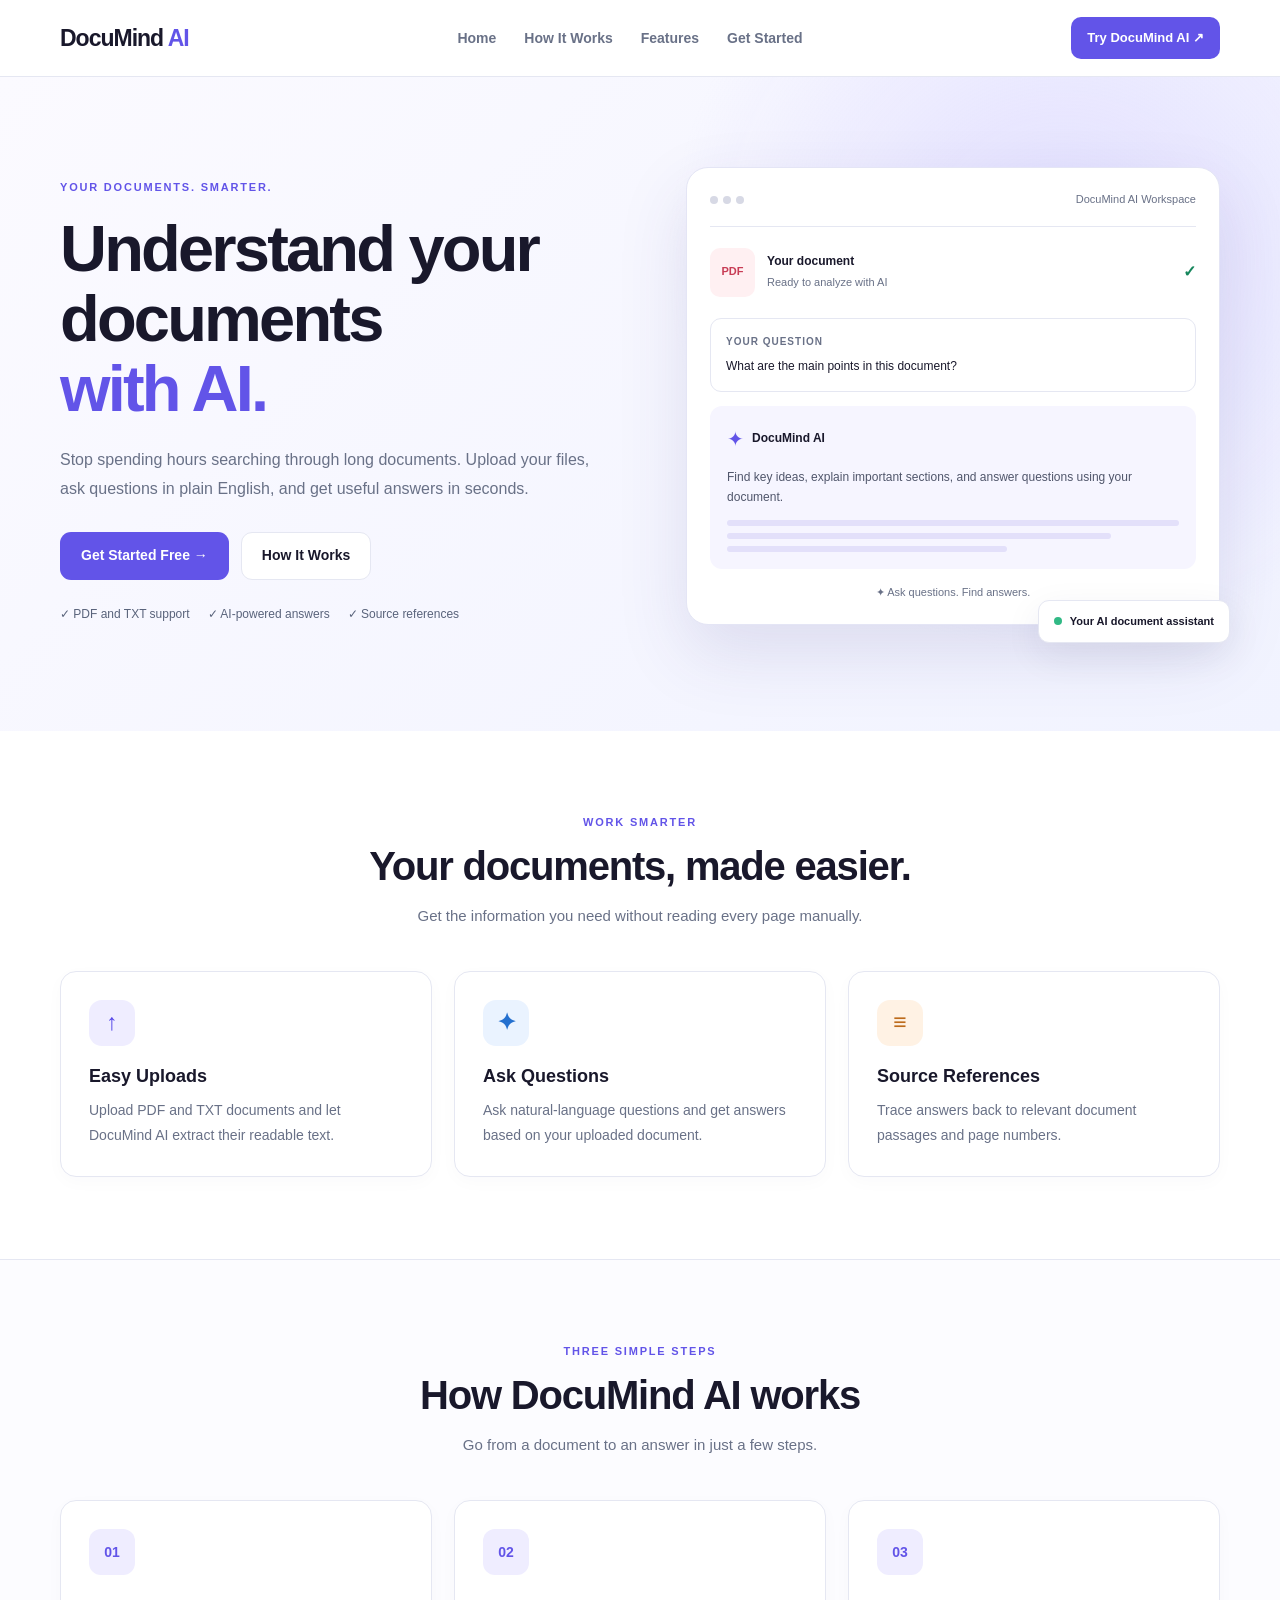
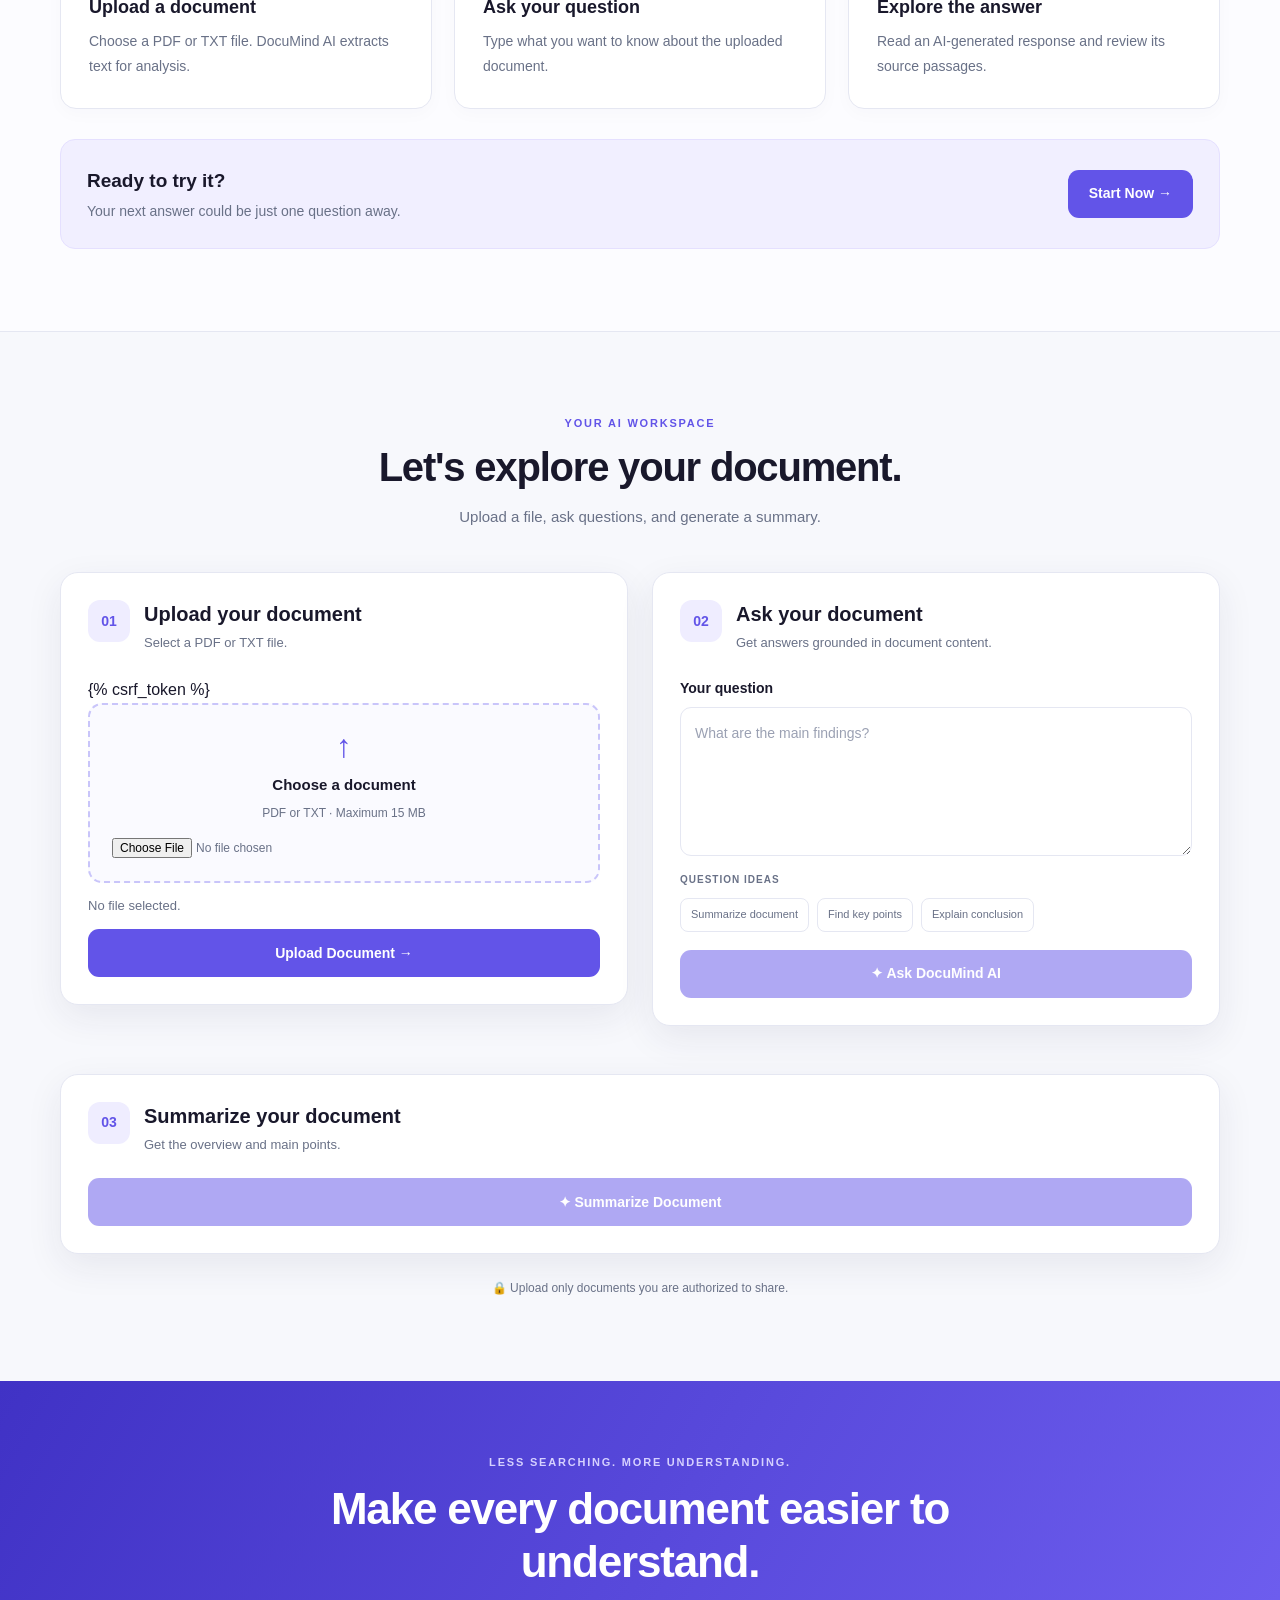
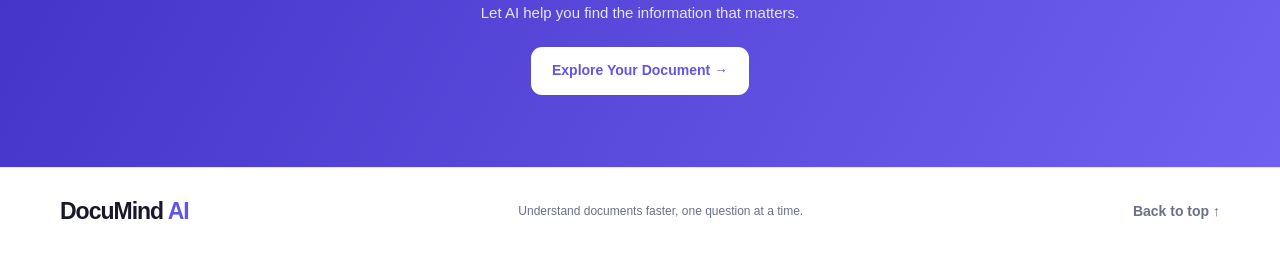
<file: frontend/index.html>
<!DOCTYPE html>
<html lang="en">
<head>
    <meta charset="UTF-8">
    <meta name="viewport" content="width=device-width, initial-scale=1.0">
    <meta name="theme-color" content="#f7f8fc">
    <meta name="description" content="Upload documents, ask questions, and discover insights with DocuMind AI.">
    <title>DocuMind AI | Smart Document Assistant</title>
    <link rel="stylesheet" href="style.css">
</head>
<body>
<header class="site-header">
    <div class="container header-content">
        <a class="logo" href="#home">DocuMind <span>AI</span></a>
        <nav class="main-nav" aria-label="Main navigation">
            <a href="#home">Home</a>
            <a href="#how-it-works">How It Works</a>
            <a href="#features">Features</a>
            <a href="#upload-section">Get Started</a>
        </nav>
        <a class="nav-button" href="#upload-section">Try DocuMind AI ↗</a>
    </div>
</header>

<main>
    <section id="home" class="hero-section">
        <div class="container hero-grid">
            <div class="hero-content">
                <p class="eyebrow">YOUR DOCUMENTS. SMARTER.</p>
                <h1>Understand your documents <span>with AI.</span></h1>
                <p class="hero-description">
                    Stop spending hours searching through long documents.
                    Upload your files, ask questions in plain English,
                    and get useful answers in seconds.
                </p>
                <div class="hero-actions">
                    <a href="#upload-section" class="button primary">Get Started Free →</a>
                    <a href="#how-it-works" class="button secondary">How It Works</a>
                </div>
                <div class="hero-points">
                    <span>✓ PDF and TXT support</span>
                    <span>✓ AI-powered answers</span>
                    <span>✓ Source references</span>
                </div>
            </div>
            <div class="hero-visual">
                <div class="visual-window">
                    <div class="visual-topbar">
                        <div class="window-dots"><span></span><span></span><span></span></div>
                        <span>DocuMind AI Workspace</span>
                    </div>
                    <div class="visual-document">
                        <div class="document-icon">PDF</div>
                        <div class="document-info">
                            <strong>Your document</strong>
                            <p>Ready to analyze with AI</p>
                        </div>
                        <span class="ready-indicator">✓</span>
                    </div>
                    <div class="visual-question">
                        <span class="mini-label">YOUR QUESTION</span>
                        <p>What are the main points in this document?</p>
                    </div>
                    <div class="visual-answer">
                        <div class="answer-heading"><span class="ai-mark">✦</span><strong>DocuMind AI</strong></div>
                        <p>Find key ideas, explain important sections, and answer questions using your document.</p>
                        <div class="answer-lines"><span></span><span></span><span></span></div>
                    </div>
                    <div class="visual-footer">✦ Ask questions. Find answers.</div>
                </div>
                <div class="floating-badge"><span class="badge-dot"></span>Your AI document assistant</div>
            </div>
        </div>
    </section>

    <section id="features" class="features-section">
        <div class="container">
            <div class="section-intro">
                <p class="eyebrow">WORK SMARTER</p>
                <h2>Your documents, made easier.</h2>
                <p>Get the information you need without reading every page manually.</p>
            </div>
            <div class="features-grid">
                <article class="feature-card">
                    <div class="feature-icon purple">↑</div>
                    <h3>Easy Uploads</h3>
                    <p>Upload PDF and TXT documents and let DocuMind AI extract their readable text.</p>
                </article>
                <article class="feature-card">
                    <div class="feature-icon blue">✦</div>
                    <h3>Ask Questions</h3>
                    <p>Ask natural-language questions and get answers based on your uploaded document.</p>
                </article>
                <article class="feature-card">
                    <div class="feature-icon orange">≡</div>
                    <h3>Source References</h3>
                    <p>Trace answers back to relevant document passages and page numbers.</p>
                </article>
            </div>
        </div>
    </section>

    <section id="how-it-works" class="how-section">
        <div class="container">
            <div class="section-intro">
                <p class="eyebrow">THREE SIMPLE STEPS</p>
                <h2>How DocuMind AI works</h2>
                <p>Go from a document to an answer in just a few steps.</p>
            </div>
            <div class="steps-grid">
                <article class="step-card">
                    <div class="step-number">01</div>
                    <h3>Upload a document</h3>
                    <p>Choose a PDF or TXT file. DocuMind AI extracts text for analysis.</p>
                </article>
                <article class="step-card">
                    <div class="step-number">02</div>
                    <h3>Ask your question</h3>
                    <p>Type what you want to know about the uploaded document.</p>
                </article>
                <article class="step-card">
                    <div class="step-number">03</div>
                    <h3>Explore the answer</h3>
                    <p>Read an AI-generated response and review its source passages.</p>
                </article>
            </div>
            <div class="how-cta">
                <div>
                    <h3>Ready to try it?</h3>
                    <p>Your next answer could be just one question away.</p>
                </div>
                <a href="#upload-section" class="button primary">Start Now →</a>
            </div>
        </div>
    </section>

    <section id="upload-section" class="workspace-section">
        <div class="container">
            <div class="section-intro">
                <p class="eyebrow">YOUR AI WORKSPACE</p>
                <h2>Let's explore your document.</h2>
                <p>Upload a file, ask questions, and generate a summary.</p>
            </div>

            <div class="workspace-grid">
                <section class="panel upload-card">
                    <div class="section-heading">
                        <div class="step-number">01</div>
                        <div><h2>Upload your document</h2><p>Select a PDF or TXT file.</p></div>
                    </div>

                    <form id="upload-form" enctype="multipart/form-data">
                        {% csrf_token %}
                        <label class="file-drop" for="document-input">
                            <span class="upload-icon">↑</span>
                            <strong>Choose a document</strong>
                            <span>PDF or TXT · Maximum 15 MB</span>
                            <input type="file" id="document-input" name="file"
                                   accept=".pdf,.txt,application/pdf,text/plain" required>
                        </label>
                        <p id="file-info" class="file-info">No file selected.</p>
                        <button type="submit" id="upload-button" class="button primary full-width">
                            Upload Document →
                        </button>
                        <p id="upload-status" class="status" role="status" aria-live="polite"></p>
                    </form>

                    <div id="document-preview" class="preview hidden">
                        <h3>✓ Document ready</h3>
                        <p id="document-details"></p>
                        <pre id="preview-text"></pre>
                    </div>
                </section>

                <section id="ask-document" class="panel question-card">
                    <div class="section-heading">
                        <div class="step-number">02</div>
                        <div><h2>Ask your document</h2><p>Get answers grounded in document content.</p></div>
                    </div>

                    <form id="ask-form">
                        <label for="question-input" class="field-label">Your question</label>
                        <textarea id="question-input" name="question"
                                  placeholder="What are the main findings?" rows="5" required></textarea>

                        <div class="suggestion-list">
                            <span class="mini-label">QUESTION IDEAS</span>
                            <button type="button" class="suggestion" data-question="Summarize this document.">Summarize document</button>
                            <button type="button" class="suggestion" data-question="What are the key points?">Find key points</button>
                            <button type="button" class="suggestion" data-question="What is the main conclusion?">Explain conclusion</button>
                        </div>

                        <button type="submit" id="ask-button" class="button primary full-width" disabled>
                            ✦ Ask DocuMind AI
                        </button>
                        <p id="answer-status" class="status" role="status" aria-live="polite"></p>

                        <div id="answer-output" class="answer hidden">
                            <h3>✦ AI Answer</h3>
                            <div id="answer-text"></div>
                            <div id="sources-list"></div>
                        </div>
                    </form>
                </section>

                <section id="summarizer" class="panel summary-card">
                    <div class="section-heading">
                        <div class="step-number">03</div>
                        <div><h2>Summarize your document</h2><p>Get the overview and main points.</p></div>
                    </div>

                    <button type="button" id="summarize-button" class="button primary" disabled>
                        ✦ Summarize Document
                    </button>
                    <p id="summary-status" class="status" role="status" aria-live="polite"></p>

                    <div id="summary-output" class="answer hidden">
                        <h3>✦ Document Summary</h3>
                        <div id="summary-text"></div>
                        <button type="button" id="copy-summary-button" class="button secondary">
                            Copy Summary
                        </button>
                    </div>
                </section>
            </div>

            <p class="workspace-note">🔒 Upload only documents you are authorized to share.</p>
        </div>
    </section>

    <section class="closing-section">
        <div class="container closing-content">
            <p class="eyebrow">LESS SEARCHING. MORE UNDERSTANDING.</p>
            <h2>Make every document easier to understand.</h2>
            <p>Let AI help you find the information that matters.</p>
            <a href="#upload-section" class="button light-button">Explore Your Document →</a>
        </div>
    </section>
</main>

<footer class="site-footer">
    <div class="container footer-content">
        <a class="logo" href="#home">DocuMind <span>AI</span></a>
        <p>Understand documents faster, one question at a time.</p>
        <a href="#home">Back to top ↑</a>
    </div>
</footer>

<script src="script.js" defer></script>
</body>
</html>
</file>
<file: frontend/style.css>
/* =========================================
   DOCUMIND AI — COMPLETE WEBSITE STYLES
   ========================================= */

:root {
    --ink: #19182b;
    --primary: #6254e8;
    --primary-dark: #493bc7;
    --muted: #697187;
    --border: #e5e7f2;
    --surface: #ffffff;
    --page-bg: #f7f8fc;
    --success: #16865c;
    --danger: #d83c4b;
    --radius: 18px;
    --shadow: 0 12px 36px rgba(35, 39, 80, 0.08);
}

* {
    box-sizing: border-box;
}

html {
    scroll-behavior: smooth;
    scroll-padding-top: 90px;
}

body {
    margin: 0;
    font-family: Arial, Helvetica, sans-serif;
    color: var(--ink);
    background: #ffffff;
    line-height: 1.6;
    -webkit-font-smoothing: antialiased;
}

button,
input,
textarea {
    font: inherit;
}

button,
a {
    -webkit-tap-highlight-color: transparent;
}

a {
    color: inherit;
}

img {
    max-width: 100%;
}

.container {
    width: min(1160px, calc(100% - 48px));
    margin-inline: auto;
}

section[id] {
    scroll-margin-top: 90px;
}

.hidden {
    display: none !important;
}

:focus-visible {
    outline: 3px solid #b9b2ff;
    outline-offset: 3px;
}

/* NAVIGATION */

.site-header {
    position: sticky;
    top: 0;
    z-index: 100;
    background: rgba(255, 255, 255, 0.96);
    border-bottom: 1px solid var(--border);
    backdrop-filter: blur(14px);
}

.header-content {
    min-height: 76px;
    display: flex;
    align-items: center;
    justify-content: space-between;
    gap: 24px;
}

.logo {
    text-decoration: none;
    color: var(--ink);
    font-size: 23px;
    font-weight: 800;
    letter-spacing: -1px;
    white-space: nowrap;
}

.logo span {
    color: var(--primary);
}

.main-nav {
    display: flex;
    align-items: center;
    gap: 28px;
}

.main-nav a,
.footer-content > a:last-child {
    text-decoration: none;
    color: var(--muted);
    font-size: 14px;
    font-weight: 600;
    transition: color 0.2s ease;
}

.main-nav a:hover,
.footer-content > a:last-child:hover {
    color: var(--primary);
}

.nav-button {
    display: inline-flex;
    align-items: center;
    justify-content: center;
    padding: 11px 16px;
    color: #ffffff;
    background: var(--primary);
    text-decoration: none;
    border-radius: 10px;
    font-size: 13px;
    font-weight: 700;
    white-space: nowrap;
    transition: background 0.2s ease, transform 0.2s ease;
}

.nav-button:hover {
    background: var(--primary-dark);
    transform: translateY(-1px);
}

/* BUTTONS */

.button {
    display: inline-flex;
    align-items: center;
    justify-content: center;
    gap: 9px;
    min-height: 48px;
    padding: 12px 20px;
    border: 1px solid transparent;
    border-radius: 11px;
    font-size: 14px;
    font-weight: 700;
    line-height: 1.4;
    text-align: center;
    text-decoration: none;
    cursor: pointer;
    transition:
        background 0.2s ease,
        color 0.2s ease,
        border-color 0.2s ease,
        transform 0.2s ease;
}

.button:hover:not(:disabled) {
    transform: translateY(-2px);
}

.button.primary {
    color: #ffffff;
    background: var(--primary);
}

.button.primary:hover:not(:disabled) {
    background: var(--primary-dark);
}

.button.secondary {
    color: var(--ink);
    background: #ffffff;
    border-color: var(--border);
}

.button.secondary:hover {
    border-color: var(--primary);
    color: var(--primary);
}

.button:disabled {
    opacity: 0.5;
    cursor: not-allowed;
    transform: none;
}

.full-width {
    width: 100%;
}

/* HERO SECTION */

.hero-section {
    padding: 82px 0 88px;
    overflow: hidden;
    background:
        radial-gradient(
            circle at 83% 28%,
            rgba(198, 190, 255, 0.43),
            transparent 34%
        ),
        linear-gradient(135deg, #fbfaff 0%, #f1f3ff 100%);
}

.hero-grid {
    display: grid;
    grid-template-columns: minmax(0, 1fr) minmax(0, 0.94fr);
    align-items: center;
    gap: 58px;
}

.hero-content {
    min-width: 0;
}

.eyebrow {
    margin: 0;
    color: var(--primary);
    font-size: 11px;
    font-weight: 800;
    letter-spacing: 1.8px;
    line-height: 1.7;
}

.hero-content h1 {
    max-width: 620px;
    margin: 17px 0 20px;
    font-size: clamp(42px, 5.1vw, 65px);
    line-height: 1.08;
    letter-spacing: -2.8px;
    font-weight: 800;
}

.hero-content h1 span {
    display: block;
    color: var(--primary);
}

.hero-description {
    max-width: 540px;
    margin: 0;
    color: var(--muted);
    font-size: 16px;
    line-height: 1.85;
}

.hero-actions {
    display: flex;
    flex-wrap: wrap;
    gap: 12px;
    margin-top: 28px;
}

.hero-points {
    display: flex;
    flex-wrap: wrap;
    gap: 10px 18px;
    margin-top: 25px;
    color: #59637b;
    font-size: 12px;
}

.hero-visual {
    position: relative;
    min-width: 0;
    padding: 8px 0 18px;
}

.visual-window {
    padding: 23px;
    background: #ffffff;
    border: 1px solid #e4e5f5;
    border-radius: 22px;
    box-shadow: 0 28px 70px rgba(60, 51, 130, 0.13);
}

.visual-topbar,
.window-dots,
.visual-document,
.answer-heading {
    display: flex;
    align-items: center;
}

.visual-topbar {
    justify-content: space-between;
    gap: 12px;
    padding-bottom: 17px;
    border-bottom: 1px solid var(--border);
    color: var(--muted);
    font-size: 11px;
}

.window-dots {
    gap: 5px;
}

.window-dots span {
    width: 8px;
    height: 8px;
    border-radius: 50%;
    background: #d7d9e5;
}

.visual-document {
    gap: 12px;
    padding: 21px 0;
}

.document-icon {
    display: grid;
    place-items: center;
    flex-shrink: 0;
    width: 45px;
    height: 49px;
    border-radius: 10px;
    color: #c83c55;
    background: #fff0f2;
    font-size: 11px;
    font-weight: 800;
}

.document-info {
    min-width: 0;
}

.visual-document strong {
    display: block;
    overflow-wrap: anywhere;
    font-size: 12px;
}

.visual-document p {
    margin: 3px 0 0;
    color: var(--muted);
    font-size: 11px;
}

.ready-indicator {
    margin-left: auto;
    color: var(--success);
    font-weight: 800;
}

.visual-question {
    padding: 15px;
    border: 1px solid var(--border);
    border-radius: 11px;
}

.mini-label {
    display: block;
    color: var(--muted);
    font-size: 10px;
    font-weight: 800;
    letter-spacing: 1px;
}

.visual-question p {
    margin: 7px 0 0;
    font-size: 12px;
}

.visual-answer {
    margin-top: 14px;
    padding: 17px;
    border-radius: 12px;
    background: #f6f5ff;
}

.answer-heading {
    gap: 8px;
    font-size: 12px;
}

.ai-mark {
    color: var(--primary);
    font-size: 20px;
}

.visual-answer > p {
    color: #50566b;
    font-size: 12px;
    line-height: 1.7;
}

.answer-lines {
    display: grid;
    gap: 7px;
}

.answer-lines span {
    height: 6px;
    border-radius: 8px;
    background: #e3e0fa;
}

.answer-lines span:nth-child(2) {
    width: 85%;
}

.answer-lines span:nth-child(3) {
    width: 62%;
}

.visual-footer {
    padding-top: 15px;
    color: var(--muted);
    text-align: center;
    font-size: 11px;
}

.visual-footer span {
    color: var(--primary);
}

.floating-badge {
    position: absolute;
    right: -10px;
    bottom: 0;
    display: flex;
    align-items: center;
    gap: 8px;
    padding: 12px 15px;
    border: 1px solid var(--border);
    border-radius: 11px;
    background: #ffffff;
    box-shadow: var(--shadow);
    font-size: 11px;
    font-weight: 700;
}

.badge-dot {
    width: 8px;
    height: 8px;
    border-radius: 50%;
    background: #31b985;
}

/* SHARED SECTION HEADINGS */

.features-section,
.how-section,
.workspace-section {
    padding: 82px 0;
}

.section-intro {
    max-width: 670px;
    margin: 0 auto 42px;
    text-align: center;
}

.section-intro h2 {
    margin: 10px 0 12px;
    font-size: clamp(29px, 4vw, 40px);
    line-height: 1.2;
    letter-spacing: -1.2px;
    font-weight: 800;
}

.section-intro > p:last-child {
    margin: 0;
    color: var(--muted);
    font-size: 15px;
    line-height: 1.8;
}

/* FEATURES */

.features-grid,
.steps-grid {
    display: grid;
    grid-template-columns: repeat(3, minmax(0, 1fr));
    gap: 22px;
}

.feature-card,
.step-card {
    min-width: 0;
    padding: 28px;
    border: 1px solid var(--border);
    border-radius: 16px;
    background: var(--surface);
    box-shadow: 0 5px 18px rgba(30, 39, 85, 0.025);
    transition: transform 0.2s ease, box-shadow 0.2s ease;
}

.feature-card:hover,
.step-card:hover {
    transform: translateY(-4px);
    box-shadow: var(--shadow);
}

.feature-icon {
    display: grid;
    place-items: center;
    width: 46px;
    height: 46px;
    margin-bottom: 18px;
    border-radius: 13px;
    font-size: 23px;
    font-weight: 750;
}

.feature-icon.purple {
    color: #5546e8;
    background: #efedff;
}

.feature-icon.blue {
    color: #2470cf;
    background: #eaf3ff;
}

.feature-icon.orange {
    color: #bd6b1b;
    background: #fff2e4;
}

.feature-card h3,
.step-card h3 {
    margin: 0 0 9px;
    font-size: 18px;
    line-height: 1.4;
}

.feature-card p,
.step-card p {
    margin: 0;
    color: var(--muted);
    font-size: 14px;
    line-height: 1.8;
}

/* HOW IT WORKS */

.how-section {
    background: #fcfcff;
    border-block: 1px solid var(--border);
}

.step-card {
    background: #ffffff;
}

.step-number {
    display: grid;
    place-items: center;
    flex: 0 0 42px;
    width: 42px;
    height: 42px;
    border-radius: 12px;
    color: var(--primary);
    background: #efedff;
    font-size: 14px;
    font-weight: 800;
}

.step-card > .step-number {
    width: 46px;
    height: 46px;
    margin-bottom: 20px;
}

.how-cta {
    display: flex;
    align-items: center;
    justify-content: space-between;
    gap: 22px;
    margin-top: 30px;
    padding: 26px;
    border: 1px solid #e5e0ff;
    border-radius: 15px;
    background: #f1efff;
}

.how-cta h3 {
    margin: 0 0 4px;
    font-size: 19px;
}

.how-cta p {
    margin: 0;
    color: var(--muted);
    font-size: 14px;
}

.how-cta .button {
    flex-shrink: 0;
}

/* WORKSPACE */

.workspace-section {
    background: var(--page-bg);
}

.workspace-grid {
    display: grid;
    grid-template-columns: repeat(2, minmax(0, 1fr));
    align-items: start;
    gap: 24px;
}

.panel {
    min-width: 0;
    padding: 27px;
    margin: 0;
    background: var(--surface);
    border: 1px solid var(--border);
    border-radius: var(--radius);
    box-shadow: var(--shadow);
}

.section-heading {
    display: flex;
    align-items: flex-start;
    gap: 14px;
    margin-bottom: 23px;
}

.section-heading > div:last-child {
    min-width: 0;
}

.section-heading h2 {
    margin: 0;
    font-size: 20px;
    line-height: 1.4;
}

.section-heading p {
    margin: 5px 0 0;
    color: var(--muted);
    font-size: 13px;
    line-height: 1.6;
}

/* UPLOAD FORM */

.file-drop {
    display: flex;
    min-height: 180px;
    padding: 22px;
    flex-direction: column;
    align-items: center;
    justify-content: center;
    gap: 7px;
    border: 2px dashed #c9c5fa;
    border-radius: 14px;
    background: #fafaff;
    cursor: pointer;
    text-align: center;
    transition: border-color 0.2s ease, background 0.2s ease;
}

.file-drop:hover {
    border-color: var(--primary);
    background: #f4f2ff;
}

.upload-icon {
    color: var(--primary);
    font-size: 32px;
    font-weight: 700;
    line-height: 1.2;
}

.file-drop strong {
    font-size: 15px;
}

.file-drop > span:nth-of-type(2) {
    color: var(--muted);
    font-size: 12px;
}

#document-input {
    display: block;
    width: 100%;
    max-width: 100%;
    margin-top: 8px;
    color: var(--muted);
    font-size: 12px;
}

.file-info,
.status {
    color: var(--muted);
    font-size: 13px;
    line-height: 1.6;
    overflow-wrap: anywhere;
}

.status:empty {
    display: none;
}

.status.success {
    color: var(--success);
}

.status.error {
    color: var(--danger);
}

/* QUESTION FORM */

.field-label {
    display: block;
    margin-bottom: 8px;
    font-size: 14px;
    font-weight: 750;
}

#question-input {
    display: block;
    width: 100%;
    min-height: 130px;
    margin: 0 0 16px;
    padding: 14px;
    resize: vertical;
    border: 1px solid var(--border);
    border-radius: 11px;
    color: var(--ink);
    background: #ffffff;
    font-size: 14px;
    line-height: 1.7;
    transition: border-color 0.2s ease, box-shadow 0.2s ease;
}

#question-input::placeholder {
    color: #9ba1b3;
}

#question-input:focus {
    outline: none;
    border-color: var(--primary);
    box-shadow: 0 0 0 3px #e9e6ff;
}

.suggestion-list {
    display: flex;
    flex-wrap: wrap;
    gap: 8px;
    margin: 0 0 18px;
}

.suggestion-list .mini-label {
    flex-basis: 100%;
    margin-bottom: 2px;
}

.suggestion {
    padding: 8px 10px;
    border: 1px solid var(--border);
    border-radius: 8px;
    color: var(--muted);
    background: #ffffff;
    cursor: pointer;
    font-size: 11px;
    line-height: 1.4;
    transition: border-color 0.2s ease, color 0.2s ease;
}

.suggestion:hover {
    border-color: var(--primary);
    color: var(--primary);
}

/* PREVIEW AND AI ANSWER */

.preview,
.answer {
    margin-top: 22px;
    padding: 18px;
    border: 1px solid var(--border);
    border-radius: 12px;
    background: #fbfcff;
}

.preview h3,
.answer h3 {
    margin: 0 0 10px;
    font-size: 16px;
}

.preview p {
    color: var(--muted);
    font-size: 13px;
    overflow-wrap: anywhere;
}

.preview pre {
    max-height: 240px;
    overflow: auto;
    white-space: pre-wrap;
    overflow-wrap: anywhere;
    font-family: inherit;
    font-size: 13px;
    line-height: 1.7;
}

#answer-text {
    color: #42475a;
    font-size: 14px;
    line-height: 1.8;
    overflow-wrap: anywhere;
    white-space: pre-wrap;
}

.workspace-note {
    display: flex;
    align-items: center;
    justify-content: center;
    gap: 8px;
    margin: 25px 0 0;
    color: var(--muted);
    font-size: 12px;
    text-align: center;
}

/* CLOSING CALL TO ACTION */

.closing-section {
    padding: 72px 0;
    color: #ffffff;
    background: linear-gradient(120deg, #4032c5, #7060f1);
    text-align: center;
}

.closing-content h2 {
    max-width: 720px;
    margin: 12px auto;
    font-size: clamp(30px, 4vw, 44px);
    line-height: 1.2;
    letter-spacing: -1.2px;
}

.closing-content > p:not(.eyebrow) {
    margin: 12px 0 0;
    color: #e7e4ff;
    font-size: 15px;
}

.closing-content .eyebrow {
    color: #d6d1ff;
}

.light-button {
    margin-top: 22px;
    color: var(--primary);
    background: #ffffff;
}

.light-button:hover {
    background: #f0edff;
}

/* FOOTER */

.site-footer {
    padding: 25px 0;
    background: #ffffff;
    border-top: 1px solid var(--border);
}

.footer-content {
    display: flex;
    align-items: center;
    justify-content: space-between;
    flex-wrap: wrap;
    gap: 15px;
}

.footer-content p {
    margin: 0;
    color: var(--muted);
    font-size: 12px;
}

/* TABLET */

@media (max-width: 950px) {
    .header-content {
        gap: 16px;
    }

    .main-nav {
        gap: 16px;
    }

    .nav-button {
        padding: 10px 12px;
        font-size: 12px;
    }

    .hero-grid {
        gap: 32px;
    }

    .hero-content h1 {
        font-size: clamp(38px, 5.5vw, 53px);
        letter-spacing: -1.8px;
    }

    .workspace-grid {
        gap: 18px;
    }

    .panel {
        padding: 22px;
    }

    .feature-card,
    .step-card {
        padding: 23px;
    }
}

/* MOBILE */

@media (max-width: 700px) {
    .container {
        width: calc(100% - 32px);
    }

    .header-content {
        min-height: auto;
        padding-block: 13px;
        flex-wrap: wrap;
        gap: 12px;
    }

    .logo {
        font-size: 21px;
    }

    .nav-button {
        display: none;
    }

    .main-nav {
        order: 3;
        width: 100%;
        justify-content: space-between;
        gap: 8px;
        padding-top: 5px;
    }

    .main-nav a {
        font-size: 11px;
    }

    .hero-section {
        padding: 54px 0 62px;
    }

    .hero-grid {
        grid-template-columns: minmax(0, 1fr);
        gap: 32px;
    }

    .hero-content h1 {
        margin-top: 14px;
        font-size: clamp(38px, 10vw, 53px);
        letter-spacing: -1.8px;
    }

    .hero-description {
        font-size: 15px;
        line-height: 1.8;
    }

    .hero-actions {
        gap: 10px;
    }

    .hero-actions .button {
        padding-inline: 15px;
    }

    .hero-points {
        gap: 9px 14px;
        font-size: 11px;
    }

    .hero-visual {
        margin: 0 4px 12px;
    }

    .visual-window {
        padding: 16px;
        border-radius: 17px;
    }

    .floating-badge {
        right: -4px;
        font-size: 10px;
    }

    .features-section,
    .how-section,
    .workspace-section {
        padding: 60px 0;
    }

    .section-intro {
        margin-bottom: 30px;
    }

    .section-intro h2 {
        font-size: clamp(28px, 7vw, 36px);
        letter-spacing: -0.8px;
    }

    .section-intro > p:last-child {
        font-size: 14px;
    }

    .features-grid,
    .steps-grid,
    .workspace-grid {
        grid-template-columns: minmax(0, 1fr);
        gap: 16px;
    }

    .feature-card,
    .step-card {
        padding: 23px;
    }

    .how-cta {
        align-items: flex-start;
        flex-direction: column;
        padding: 22px;
    }

    .panel {
        padding: 20px;
        border-radius: 15px;
    }

    .section-heading h2 {
        font-size: 18px;
    }

    .file-drop {
        padding: 18px;
    }

    .closing-section {
        padding: 58px 0;
    }

    .closing-content h2 {
        font-size: clamp(29px, 7vw, 38px);
    }

    .footer-content {
        align-items: flex-start;
        flex-direction: column;
        gap: 12px;
    }
}

/* SMALL PHONES */

@media (max-width: 380px) {
    .container {
        width: calc(100% - 24px);
    }

    .main-nav {
        gap: 6px;
    }

    .main-nav a {
        font-size: 10px;
    }

    .hero-content h1 {
        font-size: 36px;
    }

    .hero-actions {
        align-items: stretch;
        flex-direction: column;
    }

    .hero-actions .button {
        width: 100%;
    }

    .visual-window {
        padding: 12px;
    }

    .panel {
        padding: 16px;
    }

    .suggestion {
        font-size: 10px;
    }
}

/* AI document summarizer */
.summary-card {
    grid-column: 1 / -1;
    margin-top: 24px;
}

.summary-card > #summarize-button {
    width: 100%;
}

#summary-output {
    margin-top: 22px;
    line-height: 1.8;
}

#summary-text {
    white-space: pre-wrap;
    overflow-wrap: anywhere;
    color: var(--ink);
    line-height: 1.8;
    font-size: 14px;
}

#copy-summary-button {
    margin-top: 18px;
}

@media (max-width: 680px) {
    .summary-card {
        padding: 21px;
    }
}
</file>
